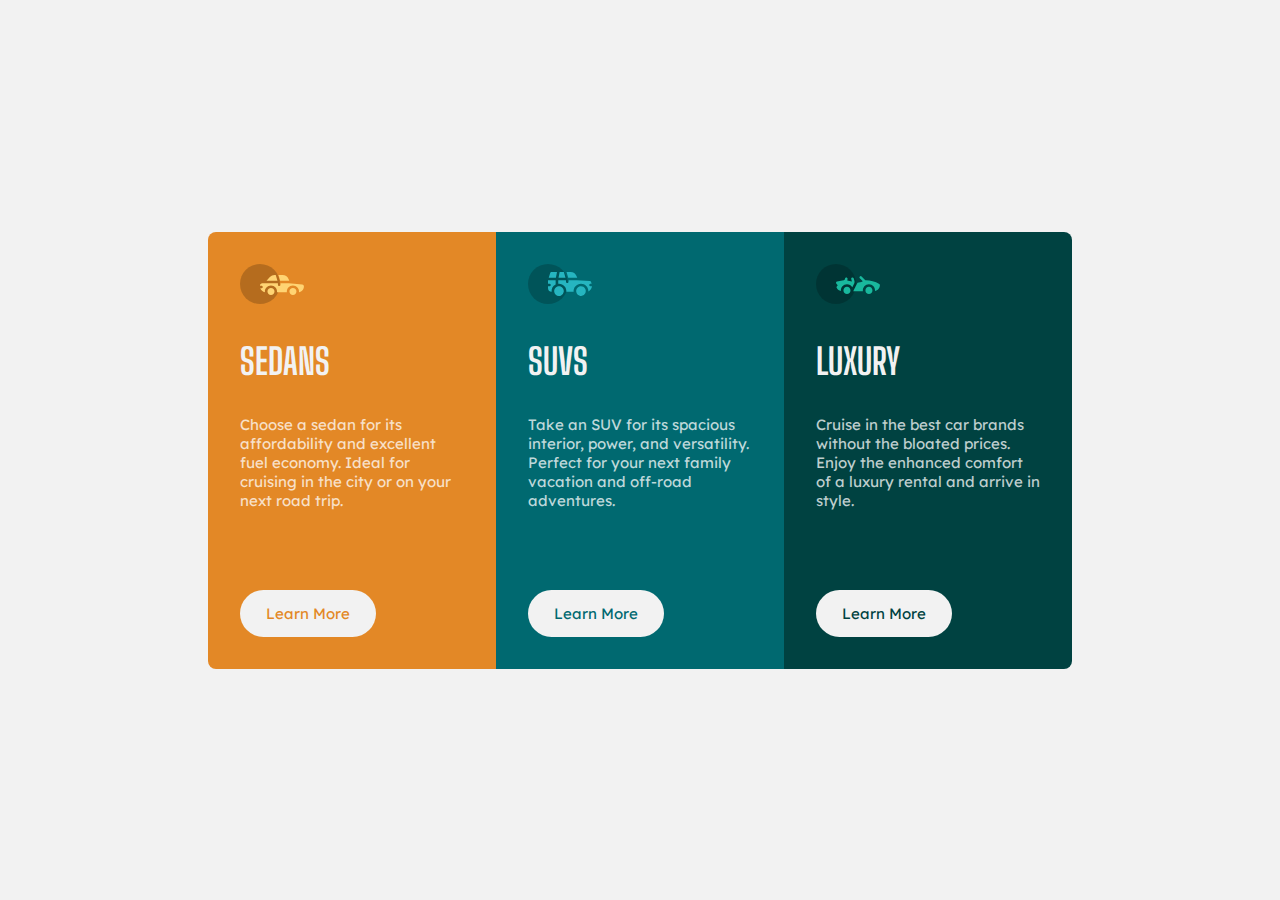
<file: week-4/css/index.html>
<!DOCTYPE html>
<html lang="en">
<head>
  <meta charset="UTF-8">
  <meta http-equiv="X-UA-Compatible" content="IE=edge">
  <meta name="viewport" content="width=device-width, initial-scale=1.0">
  <title>CSS(Grids and Flexboxes) - Flexboxes</title>
  <link rel="stylesheet" href="styles.css">
  <link rel="preconnect" href="https://fonts.googleapis.com">
  <link rel="preconnect" href="https://fonts.gstatic.com" crossorigin>
  <link href="https://fonts.googleapis.com/css2?family=Big+Shoulders+Display:wght@700&family=Lexend+Deca&display=swap" rel="stylesheet">
</head>
<body>
  <div class="wrapper">
    <div class="card">
      <div class="icon">
        <svg width="64" height="40" xmlns="http://www.w3.org/2000/svg"><g fill="none" fill-rule="evenodd"><circle fill="#000" opacity=".201" cx="20" cy="20" r="20"/><path d="M52.936 24.11c1.942 0 3.517 1.542 3.517 3.445 0 1.903-1.575 3.445-3.517 3.445s-3.516-1.542-3.516-3.445c0-1.903 1.574-3.445 3.516-3.445zm-21.957 0c1.942 0 3.517 1.542 3.517 3.445 0 1.903-1.575 3.445-3.517 3.445s-3.516-1.542-3.516-3.445c0-1.903 1.574-3.445 3.516-3.445zm6.948-4.848v1.429c0 .716.61 1.293 1.348 1.259a1.295 1.295 0 001.225-1.295v-1.393h8.256l13.483 1.313c.956.093 1.676.881 1.676 1.814 0 2.89-2.126 5.303-4.926 5.819.397-3.557-2.458-6.62-6.053-6.62-3.646 0-6.504 3.14-6.039 6.723h-9.879c.466-3.588-2.397-6.722-6.039-6.722-3.595 0-6.45 3.062-6.052 6.62-2.14-.398-3.916-1.912-4.61-3.931h1.142c.731 0 1.32-.598 1.285-1.322-.033-.678-.629-1.2-1.322-1.2H20v-.251c0-1.274 1.066-2.243 2.306-2.243h15.62zM42.59 11c2.645 0 4.99 1.556 5.972 3.963l.726 1.779H40.17L38.413 11h4.178zm-6.865 0l1.758 5.741H26.505l3.357-3.654A6.502 6.502 0 0134.644 11h1.082z" fill="#FFD473" fill-rule="nonzero"/></g></svg>
      </div>
      <h1>SEDANS</h1>
      <p>
        Choose a sedan for its affordability and excellent fuel economy. Ideal for cruising in the city or on your next road trip.
      </p>
      <div class="btn">Learn More</div>
    </div>
    <div class="card">
      <div class="icon">
        <svg width="64" height="40" xmlns="http://www.w3.org/2000/svg"><g fill="none" fill-rule="evenodd"><circle fill="#000" opacity=".201" cx="20" cy="20" r="20"/><path d="M31.002 22.358c2.917 0 5.18 2.593 4.762 5.506a4.828 4.828 0 01-2.962 3.778 4.797 4.797 0 01-5.3-1.165c-1.188-1.26-1.235-2.613-1.263-2.613-.42-2.924 1.857-5.506 4.763-5.506zm22 0c3.457 0 5.798 3.567 4.41 6.744A4.816 4.816 0 0152.3 31.94a4.826 4.826 0 01-4.06-4.077c-.42-2.915 1.846-5.506 4.762-5.506zm-15.04-6.083v1.462a1.29 1.29 0 001.352 1.29c.693-.033 1.227-.631 1.227-1.326v-1.426h8.3l13.056.716a1.29 1.29 0 011.164.917c.27.895.446 1.477.563 1.87h-1.047c-.694 0-1.291.534-1.324 1.228a1.29 1.29 0 001.288 1.352h1.445c-.164 2.225-1.57 4.193-3.6 5.05.13-4.212-3.255-7.63-7.384-7.63-4.317 0-7.762 3.718-7.358 8.086h-7.285c.43-4.655-3.503-8.531-8.131-8.046v-3.543h7.734zm-10.312 0v4.308a7.4 7.4 0 00-4.006 7.274 3.874 3.874 0 01-3.642-3.864v-1.635h1.46a1.29 1.29 0 000-2.58h-1.461v-3.213l.003-.29h7.646zm14.986-8.196c2.65 0 5 1.592 5.984 4.055l.63 1.579a5.525 5.525 0 01-.065-.004l-.026-.002-.034-.002-.022-.002a4.178 4.178 0 00-.224-.006l-.098-.001h-.039l-.136-.001h-.052l-.326-.001H40.211L38.528 8.08zm-13.632 0l-1.122 5.616h-7.144l1.47-4.71a1.29 1.29 0 011.231-.906h5.565zm6.832 0l1.683 5.615h-7.007l1.121-5.615h4.203z" fill="#26B5C0" fill-rule="nonzero"/></g></svg>
      </div>
      <h1>SUVS</h1>
      <p>
        Take an SUV for its spacious interior, power, and versatility. Perfect for your next family vacation and off-road adventures.
      </p>
      <div class="btn">Learn More</div>
    </div>
    <div class="card">
      <div class="icon">
        <svg width="64" height="40" xmlns="http://www.w3.org/2000/svg"><g fill="none" fill-rule="evenodd"><circle fill="#000" opacity=".201" cx="20" cy="20" r="20"/><path d="M30.98 22.835c1.941 0 3.516 1.604 3.516 3.583 0 1.978-1.575 3.582-3.517 3.582s-3.516-1.604-3.516-3.582c0-1.979 1.574-3.583 3.516-3.583zm21.956 0c1.942 0 3.517 1.604 3.517 3.583 0 1.978-1.575 3.582-3.517 3.582s-3.516-1.604-3.516-3.582c0-1.979 1.574-3.583 3.516-3.583zm-9.143-10.45a1.27 1.27 0 011.819 0l3.715 3.784c4.444-.115 9.7 1.142 13.964 3.753.387.237.624.664.624 1.124 0 3.006-2.126 5.514-4.926 6.05.397-3.698-2.458-6.882-6.053-6.882-3.646 0-6.504 3.264-6.039 6.99h-9.669c.76-1.544.993-2.026 1.337-2.711l.082-.162c.421-.835 1.056-2.07 2.883-5.65 1.68-.023 3.47-.408 5.247-1.403l-2.984-3.04a1.328 1.328 0 010-1.854zm-7.68 1.064c.683-.2 1.395.202 1.592.898l.749 2.652a3.46 3.46 0 01-.247 2.51l-1.733 3.395-.216.424c-1.07-1.89-3.06-3.114-5.279-3.114-3.595 0-6.45 3.184-6.052 6.885-1.832-.347-3.414-1.537-4.278-3.276a1.331 1.331 0 01.117-1.376l.955-1.303-1.325-1.295c-.751-.735-.376-2.024.64-2.231l6.614-1.346.13-.026c.092-.019.145-.03.157-.031.314-.146 1.07-.591 1.07-1.506 0-.734.592-1.327 1.316-1.31.712.016 1.268.662 1.256 1.388a4.11 4.11 0 01-.348 1.611 22.69 22.69 0 014.7 1.146l-.7-2.473a1.314 1.314 0 01.882-1.622z" fill="#19B89D" fill-rule="nonzero"/></g></svg>
      </div>
      <h1>LUXURY</h1>
      <p>
        Cruise in the best car brands without the bloated prices. Enjoy the enhanced comfort of a luxury rental and arrive in style.
      </p>
      <div class="btn">Learn More</div>
    </div>
  </div>
</body>
</html>
</file>
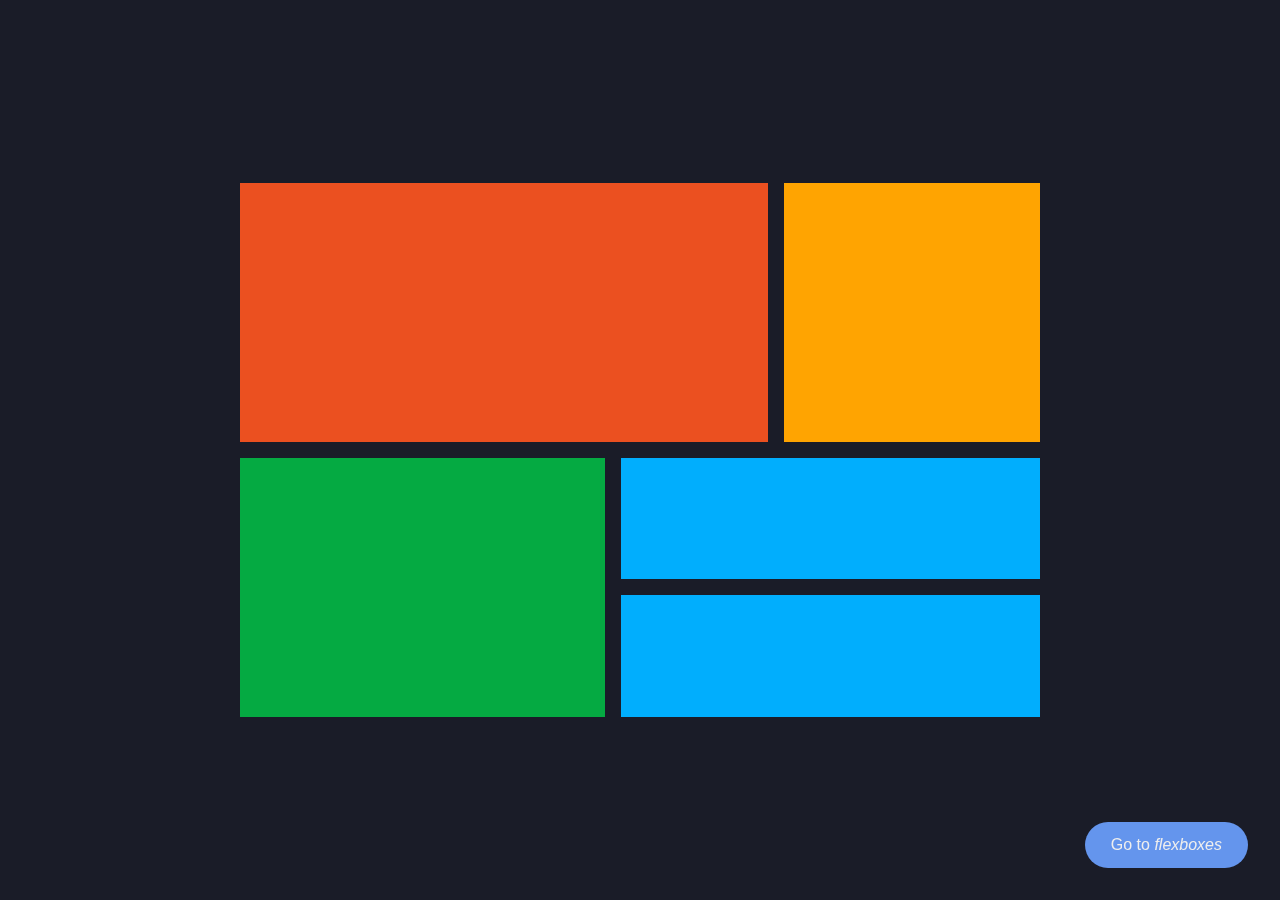
<file: week-4/css/grid.html>
<!DOCTYPE html>
<html lang="en">
<head>
  <meta charset="UTF-8">
  <meta http-equiv="X-UA-Compatible" content="IE=edge">
  <meta name="viewport" content="width=device-width, initial-scale=1.0">
  <title>CSS(Grids and Flexboxes) - Grids</title>
  <link rel="stylesheet" href="grid.css">
</head>
<body>
  <div class="wrapper">
    <div></div>
    <div></div>
    <div></div>
    <div></div>
    <div></div>
  </div>
  
  <nav
  style="font-family:'Segoe UI', Tahoma, Geneva, Verdana, sans-serif;position: fixed;bottom: 2rem;right: 2rem;padding: .75rem 1.5rem;background-color: cornflowerblue;color: #eee; border-radius: 2rem; cursor: pointer;border: 2px solid transparent;transition: all 500ms;"
  onmouseenter="
    this.style.backgroundColor = 'transparent';
    this.style.color = '#888';
    this.style.borderColor = '#888';
    "
  onmouseleave="
    this.style.backgroundColor = 'cornflowerblue';
    this.style.color = '#eee';
    this.style.borderColor = 'transparent';
  "
  ><a href="./" style="all:unset;color:inherit;cursor:pointer;">Go to <em>flexboxes</em></a></nav>
</body>
</html>
</file>
<file: week-4/css/styles.css>
* {
    box-sizing: border-box;
    margin: 0;
    padding: 0;
    border: none;
}
:root {
    --ff-headings: 'Big Shoulders Display';
    --ff-body: 'Lexend Deca';

    --bright-orange: hsl(31, 77%, 52%);
    --dark-cyan: hsl(184, 100%, 22%);
    --very-dark-cyan: hsl(179, 100%, 13%);

    --transparent-white: hsla(0, 0%, 100%, 0.75);
    --very-light-gray: hsl(0, 0%, 95%);
}
body {
    display: flex;
    background-color: var(--very-light-gray);
    font-family: var(--ff-body), 'Segoe UI', Tahoma, Geneva, Verdana, sans-serif;
    font-size: 15px;
    font-weight: 400;
    min-height: 100vh;
    place-items: center;
    place-content: center;
}
h1 {
    font-family: var(--ff-headings), Impact, Haettenschweiler, 'Arial Narrow Bold', sans-serif;
    font-weight: 700;
    color: var(--very-light-gray);
    font-size: 2.25rem;
}
.btn {
    background-color: var(--very-light-gray);
    padding: .75rem 1.5rem;
    border-radius: 2rem;
    cursor: pointer;
    border: 2px solid transparent;
    transition: all 500ms;
}
.btn:hover {
    color: inherit !important;
    background-color: transparent !important;
    border-color: var(--very-light-gray);
}
.wrapper {
    display: flex;
    border-radius: .5rem;
    overflow: hidden;
}
.wrapper > .card {
    width: 18rem;
    display: inline-flex;
    flex-direction: column;
    align-items: flex-start;
    padding: 2rem;
    color: var(--transparent-white);
    row-gap: 2rem;
}
.wrapper > .card > .btn{
    margin-top: 3rem;
}
.wrapper > .card:nth-child(1) {
    background-color: var(--bright-orange);
}
.wrapper > .card:nth-child(1) > .btn {
    color: var(--bright-orange);
}
.wrapper > .card:nth-child(2){
    background-color: var(--dark-cyan);
}
.wrapper > .card:nth-child(2) > .btn{
    color: var(--dark-cyan);
}
.wrapper > .card:nth-child(3){
    background-color: var(--very-dark-cyan);
}
.wrapper > .card:nth-child(3) > .btn{
    color: var(--very-dark-cyan);
}

@media screen and (max-width: 1024px) {
    h1 {
        font-size: 2rem;
    }
    .wrapper > .card {
        width: 16rem;
    }
}
@media screen and (max-width: 768px) {
    body {
        padding: 5rem;
        justify-content: stretch;
    }
    .wrapper {
        flex-direction: column;
    }
    .wrapper > .card {
        width: auto;
    }
    .wrapper > .card > p {
        max-width: 75%;
    }
}
@media screen and (max-width: 540px) {
    body {
        padding: 5rem 3rem;
    }
    .wrapper > .card > p {
        max-width: none;
    }
}
@media screen and (max-width: 375px) {
    body {
        padding: 5rem 2rem;
    }
}
</file>
<file: week-4/css/grid.css>
* {
    box-sizing: border-box;
    margin: 0;
    padding: 0;
    border: none;
    -webkit-tap-highlight-color: transparent;
}
:root {
    --red: hsl(14.19,83.54%,52.35%);
    --yellow: hsl(38.5,100%,50.2%);
    --green: hsl(142.18,94.29%,34.31%);
    --blue: hsl(198.81,99.21%,49.8%);
    --black: hsl(231.43,21.21%,12.94%);
}
body {
    overflow: hidden;
    display: flex;
    background-color: var(--black);
    min-height: 100vh;
    place-items: center;
    place-content: center;
    padding: 3rem
}
.wrapper {
    width: min(800px, 100%);
    aspect-ratio: 3 / 2;
    gap: 1rem;
    display: grid;
    grid-template-areas:
    "a a a a a a a a a a b b b b b""a a a a a a a a a a b b b b b""c c c c c c c d d d d d d d d""c c c c c c c e e e e e e e e"
    ;
}
.wrapper > div {
    position: relative;
    cursor: pointer;
}
.wrapper > div::before {
    width: 100%;
    height: 100%;
    content: "";
    background-color: inherit;
    position: absolute;
    pointer-events: none;
}
.wrapper > div:hover::before {
    animation: pop 500ms forwards;
}
.wrapper > div:nth-child(1) {
    grid-area: a;
    background-color: var(--red);
}
.wrapper > div:nth-child(2){
    grid-area: b;
    background-color: var(--yellow);
}
.wrapper > div:nth-child(3){
    grid-area: c;
    background-color: var(--green);
}
.wrapper > div:nth-child(4) {
    grid-area: d;
    background-color: var(--blue);
}
.wrapper > div:nth-child(5){
    grid-area: e;
    background-color: var(--blue);
}

@keyframes pop {
    from {
        scale: 1;
        opacity: .5;
    }
    to {
        scale: 5;
        opacity: 0;
    }
}

@media screen and (max-width: 768px) {
    body {
        padding: 2rem;
    }
    .wrapper {
        flex-direction: column;
    }
    .wrapper > div:hover::before {
        animation: pop 1000ms forwards;
    }
    @keyframes pop {
        from {
            scale: 1;
            opacity: 1;
        }
        to {
            scale: 10;
            opacity: 0;
        }
    }
}
@media screen and (max-width: 540px) {
    .wrapper {
        gap: .75rem
    }
}
@media screen and (max-width: 375px) {
    body {
        padding: 1rem;
    }
    .wrapper {
        gap: .5rem
    }
}
</file>
